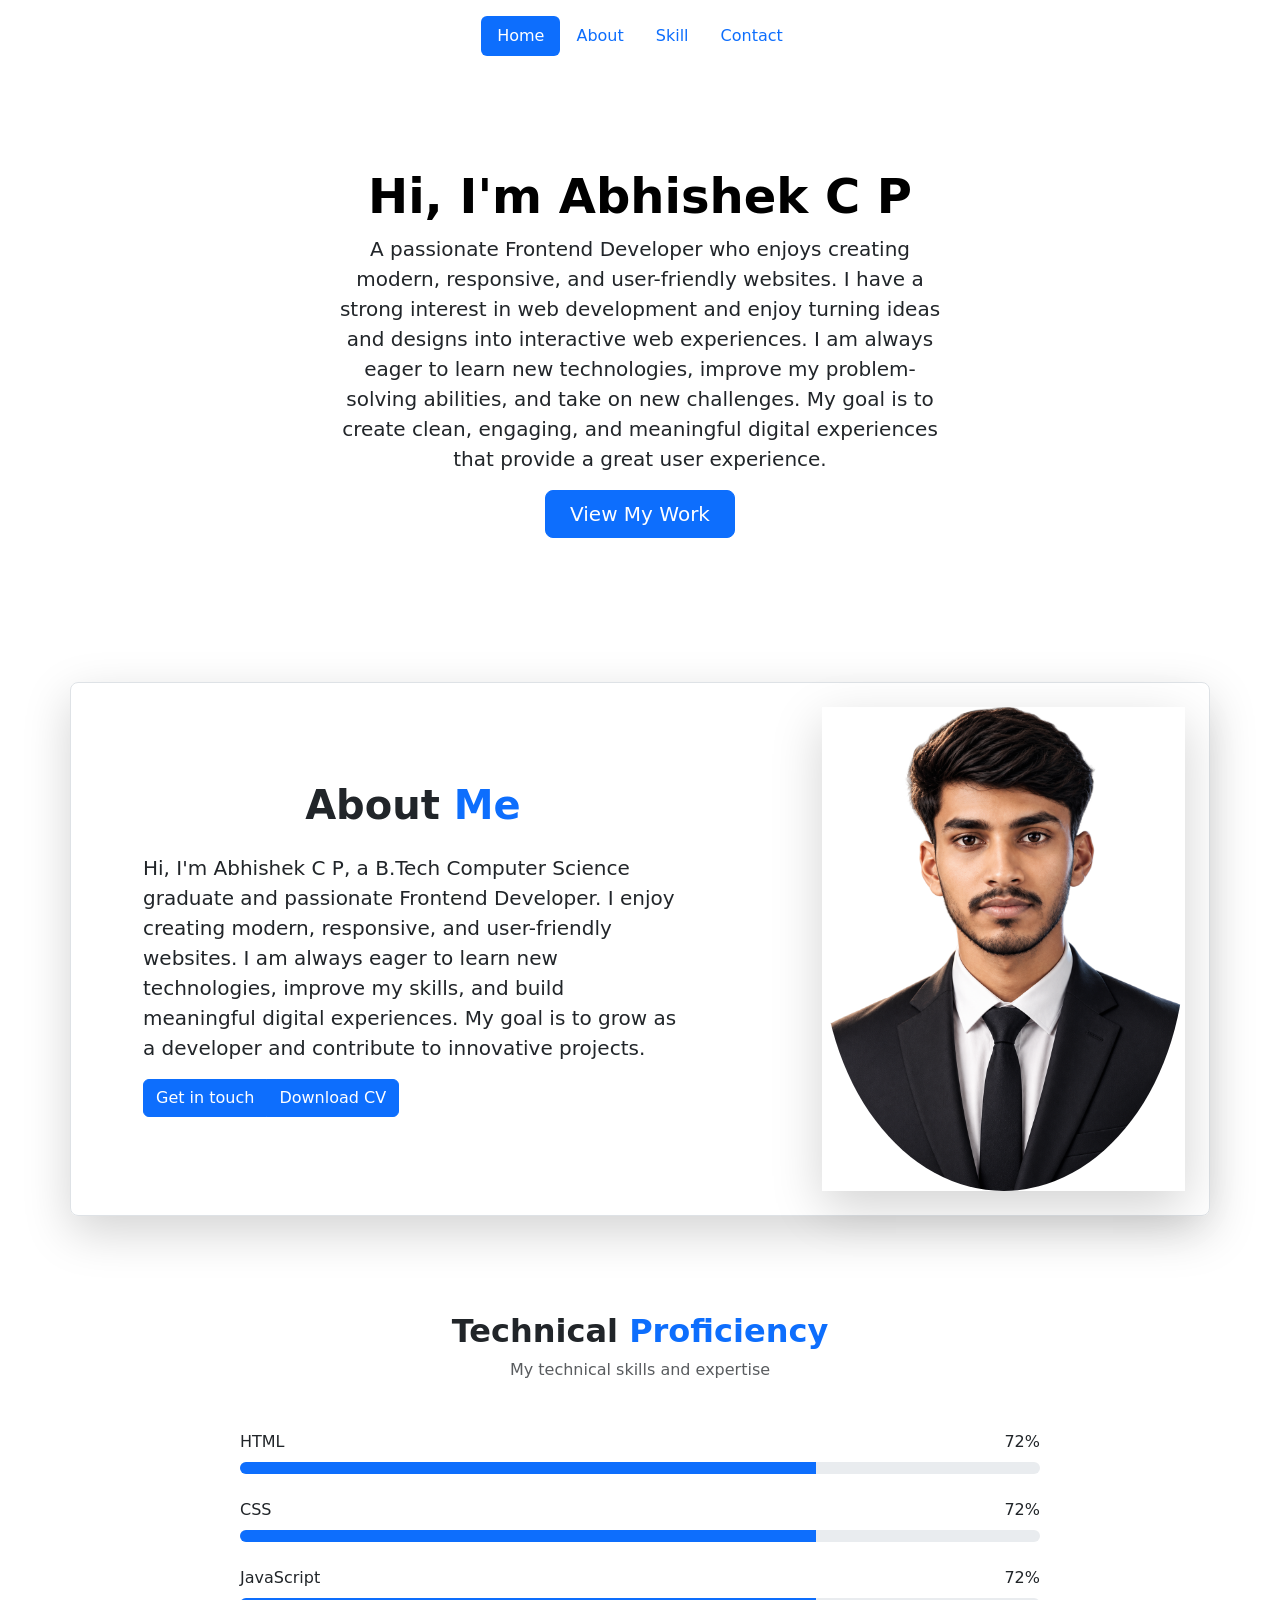
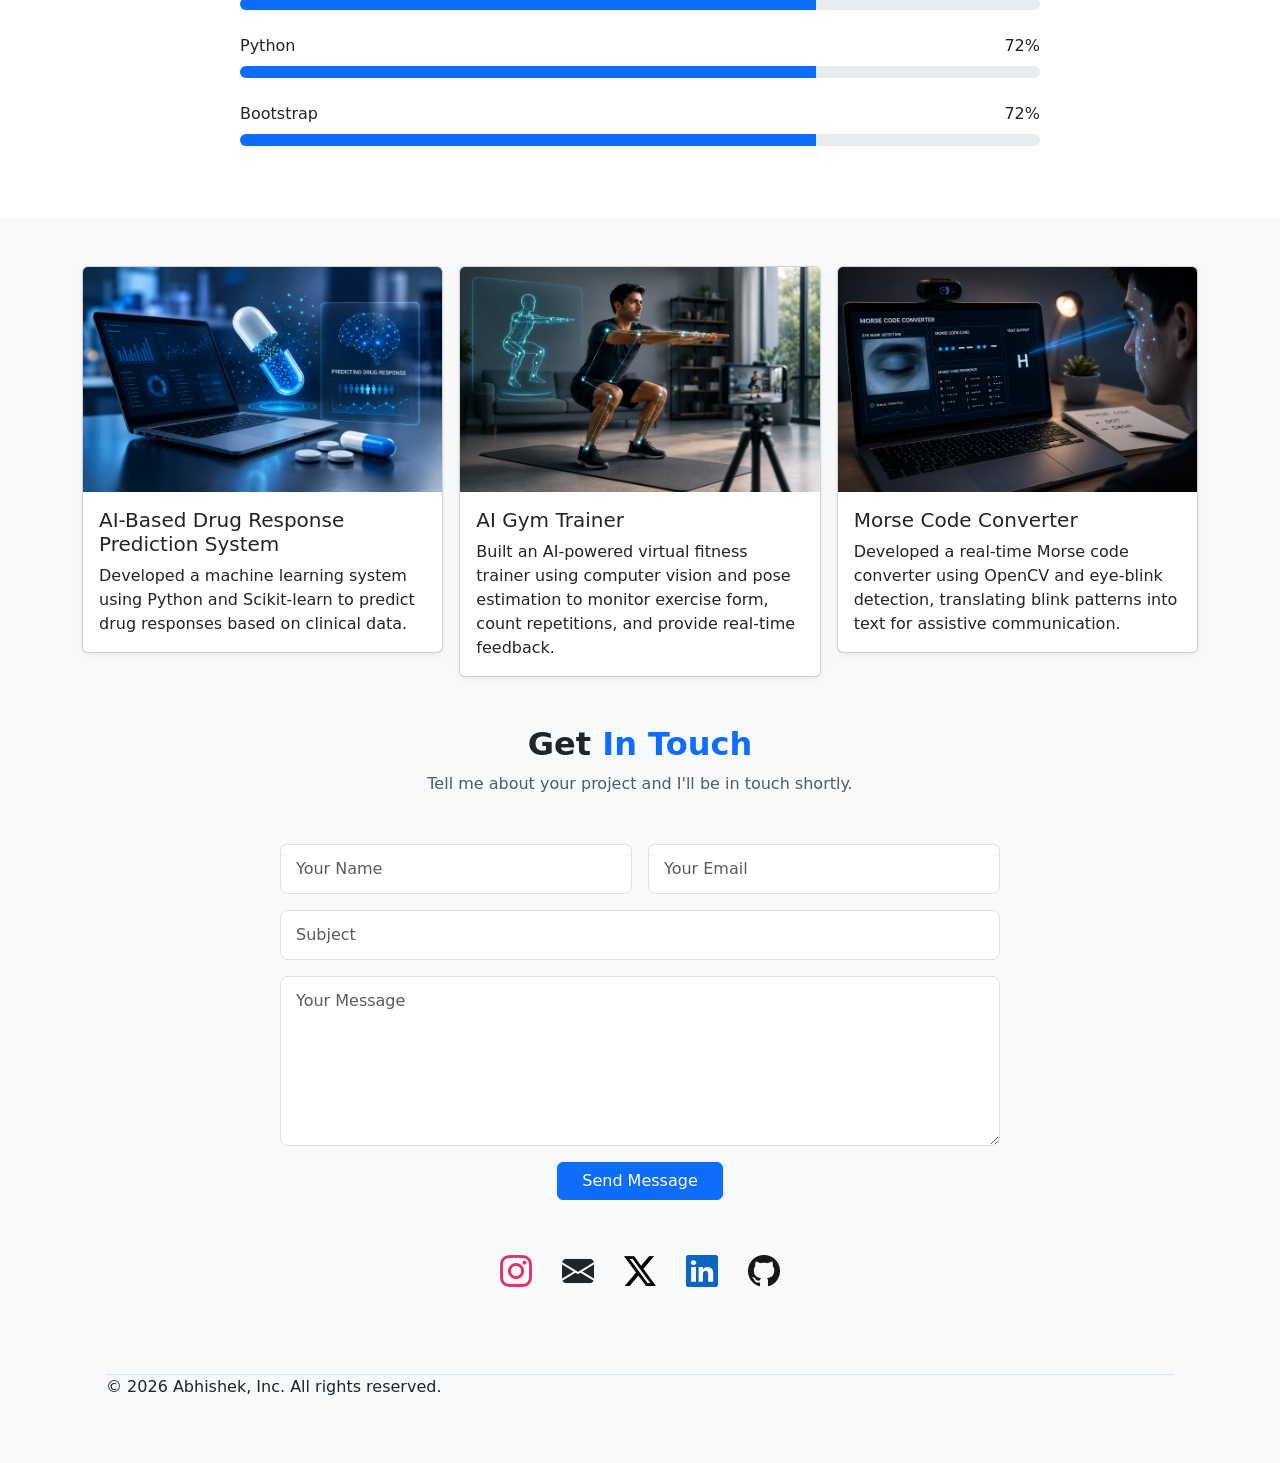
<file: index.html>
<!doctype html>
<html lang="en">
  <head>
    <meta charset="utf-8" />
    <meta name="viewport" content="width=device-width, initial-scale=1" />
    <title>Portfolio</title>

    <!-- Bootstrap CSS -->
    <link
      href="https://cdn.jsdelivr.net/npm/bootstrap@5.3.8/dist/css/bootstrap.min.css"
      rel="stylesheet"
      integrity="sha384-sRIl4kxILFvY47J16cr9ZwB07vP4J8+LH7qKQnuqkuIAvNWLzeN8tE5YBujZqJLB"
      crossorigin="anonymous"
    />

    <!-- my  CSS -->
    <link rel="stylesheet" href="./portfolio.css" />
    <!--boottrap icon-->
    <link
      rel="stylesheet"
      href="https://cdn.jsdelivr.net/npm/bootstrap-icons@1.13.1/font/bootstrap-icons.min.css"
    />
  </head>

  <body>
    <!-- Navigation Bar -->
    <header class="d-flex justify-content-center py-3">
      <ul class="nav nav-pills">
        <li class="nav-item">
          <a href="#" class="nav-link active">Home</a>
        </li>
        <li class="nav-item">
          <a href="#about" class="nav-link">About</a>
        </li>
        <li class="nav-item">
          <a href="#skills" class="nav-link">Skill</a>
        </li>
        <li class="nav-item">
          <a href="#contact" class="nav-link">Contact</a>
        </li>
      </ul>
    </header>

    <!-- Home -->
    <section class="px-4 py-5 my-5 text-center">
      <h1 class="display-5 fw-bold text-body-emphasis">Hi, I'm Abhishek C P</h1>

      <div class="col-lg-6 mx-auto">
        <p class="lead">
          A passionate Frontend Developer who enjoys creating modern,
          responsive, and user-friendly websites. I have a strong interest in
          web development and enjoy turning ideas and designs into interactive
          web experiences. I am always eager to learn new technologies, improve
          my problem-solving abilities, and take on new challenges. My goal is
          to create clean, engaging, and meaningful digital experiences that
          provide a great user experience.
        </p>

        <div class="d-grid gap-2 d-sm-flex justify-content-sm-center">
          <button type="button" class="btn btn-primary btn-lg px-4">
            <a href="#works" class="text-white text-decoration-none">View My Work</a>
          </button>
        </div>
      </div>
    </section>

    <!-- About Me -->
    <section id="about" class="container py-5">
      <div class="row p-4 align-items-center rounded-3 border shadow-lg">
        <div class="col-lg-7 p-3 p-lg-5">
          <h2 class="display-6 fw-bold mb-4 text-center">
            About <span class="text-primary">Me</span>
          </h2>

          <p class="lead">
            Hi, I'm Abhishek C P, a B.Tech Computer Science graduate and
            passionate Frontend Developer. I enjoy creating modern, responsive,
            and user-friendly websites. I am always eager to learn new
            technologies, improve my skills, and build meaningful digital
            experiences. My goal is to grow as a developer and contribute to
            innovative projects.
          </p>

          <div class="btn-group" role="group">
            <button type="button" class="btn btn-primary">
              <a href="#contact" class="text-white text-decoration-none"
                >Get in touch</a
              >
            </button>

            <button type="button" class="btn btn-primary">
              <a
                href="./resume.pdf"
                class="text-white text-decoration-none"
                download
                >Download CV</a
              >
            </button>
          </div>
        </div>

        <div
          class="col-lg-4 offset-lg-1 p-0 overflow-hidden shadow-lg"
          style="background-color: #ffffff"
        >
          <img
            class="img-fluid rounded-circle"
            src="./7082f3d9-29f7-494c-934e-52f96443eb29.png"
            alt="Profile"
          />
        </div>
      </div>
    </section>
    <!--skills-->

    <!-- Skills -->
    <section id="skills" class="container py-5">
      <div class="text-center mb-5">
        <h2 class="fw-bold">
          Technical <span class="text-primary">Proficiency</span>
        </h2>
        <p class="text-muted">My technical skills and expertise</p>
      </div>

      <div class="skills-showcase">
        <div class="skill-item mb-4">
          <div class="d-flex justify-content-between mb-2">
            <span>HTML</span>
            <span class="percentage">0%</span>
          </div>

          <div class="progress">
            <div class="progress-bar" data-target="95" role="progressbar"></div>
          </div>
        </div>

        <div class="skill-item mb-4">
          <div class="d-flex justify-content-between mb-2">
            <span>CSS</span>
            <span class="percentage">0%</span>
          </div>

          <div class="progress">
            <div class="progress-bar" data-target="90" role="progressbar"></div>
          </div>
        </div>

        <div class="skill-item mb-4">
          <div class="d-flex justify-content-between mb-2">
            <span>JavaScript</span>
            <span class="percentage">0%</span>
          </div>

          <div class="progress">
            <div class="progress-bar" data-target="80" role="progressbar"></div>
          </div>
        </div>

        <div class="skill-item mb-4">
          <div class="d-flex justify-content-between mb-2">
            <span>Python</span>
            <span class="percentage">0%</span>
          </div>

          <div class="progress">
            <div class="progress-bar" data-target="75" role="progressbar"></div>
          </div>
        </div>

        <div class="skill-item mb-4">
          <div class="d-flex justify-content-between mb-2">
            <span>Bootstrap</span>
            <span class="percentage">0%</span>
          </div>

          <div class="progress">
            <div class="progress-bar" data-target="90" role="progressbar"></div>
          </div>
        </div>
      </div>
    </section>
    <!--works-->

    <div class="album py-5 bg-body-tertiary " id="works" >
      <div class="container">
        <div class="row row-cols-1 row-cols-sm-2 row-cols-md-3 g-3">
          <div class="col">
            <div class="card shadow-sm">
              <img
                aria-label="Placeholder: Thumbnail"
                class="bd-placeholder-img card-img-top"
                height="225"
                preserveAspectRatio="xMidYMid slice"
                role="img"
                width="100%"
                src="./f80fca54-a842-4311-804f-ae3128e94710.png"
              >
              <div class="card-body">
                <h5 class="subheading">AI-Based Drug Response Prediction System</h5>                
                <p class="card-text">
                  Developed a machine learning system using Python and Scikit-learn to predict drug responses based on clinical data.
                </p>
                
              </div>
            </div>
          </div>
          <div class="col">
            <div class="card shadow-sm">
              <img
                aria-label="Placeholder: Thumbnail"
                class="bd-placeholder-img card-img-top"
                height="225"
                preserveAspectRatio="xMidYMid slice"
                role="img"
                width="100%"
                src="./10349abd-5133-4e79-a1a3-b7f6bd78fa53.png"
              >
          
              <div class="card-body">
                <h5 class="subheading">AI Gym Trainer</h5> 
                <p class="card-text">
                  Built an AI-powered virtual fitness trainer using computer vision and pose estimation to monitor exercise form, count repetitions, and provide real-time feedback.
                </p>
                
              </div>
            </div>
          </div>
          <div class="col">
            <div class="card shadow-sm">
              <img
                aria-label="Placeholder: Thumbnail"
                class="bd-placeholder-img card-img-top"
                height="225"
                preserveAspectRatio="xMidYMid slice"
                role="img"
                width="100%"
                src="./e16bfb36-50ba-419a-958a-86a639dc1b6d.png"
              >

              <div class="card-body">
                <h5 class="subheading">Morse Code Converter</h5> 
                <p class="card-text">
                  Developed a real-time Morse code converter using OpenCV and eye-blink detection, translating blink patterns into text for assistive communication.
                </p>
                
                
              </div>
            </div>
          </div>
          
          

    </div>

    <!-- Contact -->
    <section id="contact" class="py-5">
      <div class="container">
        <div class="text-center mb-5">
          <h2 class="fw-bold">
            Get <span class="text-primary">In Touch</span>
          </h2>

          <p class="text-muted">
            Tell me about your project and I'll be in touch shortly.
          </p>
        </div>

        <div class="row justify-content-center">
          <div class="col-lg-8">
            <form action="https://formspree.io/f/xoeqjdbp" method="post">
              <div class="row g-3">
                <!-- Name -->
                <div class="col-md-6">
                  <input
                    type="text"
                    name="name"
                    class="form-control"
                    placeholder="Your Name"
                    required
                  />
                </div>

                <!-- Email -->
                <div class="col-md-6">
                  <input
                    type="email"
                    name="email"
                    class="form-control"
                    placeholder="Your Email"
                    required
                  />
                </div>

                <!-- Subject -->
                <div class="col-12">
                  <input
                    type="text"
                    name="subject"
                    class="form-control"
                    placeholder="Subject"
                    required
                  />
                </div>

                <!-- Message -->
                <div class="col-12">
                  <textarea
                    name="message"
                    class="form-control"
                    rows="6"
                    placeholder="Your Message"
                    required
                  ></textarea>
                </div>

                <!-- Button -->
                <div class="col-12 text-center">
                  <button type="submit" class="btn btn-primary px-4">
                    Send Message
                  </button>
                </div>
              </div>
            </form>
          </div>
        </div>
        <div
          class="social-links d-flex justify-content-center gap-6 quick mt-5"
        >
          <a href="https://www.instagram.com/" target="_blank">
            <i class="bi bi-instagram fs-2"></i>
          </a>
          <a href="mailto:abhishekcp122333@gmail.com">
            <i class="bi bi-envelope-fill fs-2"></i>
          </a>


          <a href="https://x.com"><i class="bi bi-twitter-x fs-2"></i></a>
          <a href="https://www.linkedin.com/in/abhishekcp7" target="_blank"
            ><i class="bi bi-linkedin fs-2"></i
          ></a>
          <a href="https://github.com/Abhishekcp07"
            ><i class="bi bi-github fs-2"></i
          ></a>
        </div>
      </div>
    </section>

    <!--footer-->

    <div
      class="d-flex flex-column flex-sm-row justify-content-between border-top mx-4"
    >
      <p>© 2026 Abhishek, Inc. All rights reserved.</p>
      <ul class="list-unstyled d-flex">
        <li class="ms-3">
          <a class="link-body-emphasis" href="#" aria-label="Instagram">
            <svg class="bi" width="24" height="24">
              <use xlink:href="#instagram"></use>
            </svg>
          </a>
        </li>
        <li class="ms-3">
          <a class="link-body-emphasis" href="#" aria-label="Facebook">
            <svg class="bi" width="24" height="24" aria-hidden="true">
              <use xlink:href="#facebook"></use>
            </svg>
          </a>
        </li>
      </ul>
    </div>

    <!--  JavaScript -->
    <script src="./portfolio.js"></script>

    <!-- Bootstrap JavaScript -->
    <script
      src="https://cdn.jsdelivr.net/npm/bootstrap@5.3.8/dist/js/bootstrap.bundle.min.js"
      integrity="sha384-FKyoEForCGlyvwx9Hj09JcYn3nv7wiPVlz7YYwJrWVcXK/BmnVDxM+D2scQbITxI"
      crossorigin="anonymous"
    ></script>
  </body>
</html>
</file>
<file: portfolio.css>
.contact-section {
  padding: 80px 20px;
  background-color: #f8f9fa;
}

.contact-title {
  text-align: center;
  margin-bottom: 40px;
}

.contact-title h2 {
  font-size: 40px;
  font-weight: 700;
}

.contact-title p {
  color: #6c757d;
  margin-top: 10px;
}

.contact-box {
  max-width: 850px;
  margin: auto;
  background: white;
  padding: 40px;
  border-radius: 15px;
  box-shadow: 0 5px 25px rgba(0, 0, 0, 0.08);
}

.quick {
  display: flex;
  justify-content: center;
  gap: 30px;
  flex-wrap: wrap;
  margin-bottom: 30px;
}

.quick a,
.quick span {
  color: #212529;
  text-decoration: none;
  display: flex;
  align-items: center;
  gap: 8px;
}

.quick i {
  font-size: 20px;
}

/* Social icon colors */

.quick .bi-instagram {
  color: rgb(225, 48, 108);
}

.quick .bi-twitter-x {
  color: #000;
}

.quick .bi-linkedin {
  color: #0a66c2;
}

.quick .bi-github {
  color: #181717;
}


/* Don't change the icon colors on hover */
.quick a:hover {
  text-decoration: none;
}

/* Contact form */

.form-control {
  padding: 12px 15px;
  border-radius: 8px;
}

.form-control:focus {
  box-shadow: 0 0 0 0.2rem rgba(13, 110, 253, 0.15);
}

.btn-submit {
  border: none;
  background-color: #0d6efd;
  color: white;
  padding: 12px 30px;
  border-radius: 8px;
  font-size: 16px;
  margin-top: 10px;
  cursor: pointer;
}

.btn-submit:hover {
  background-color: #0b5ed7;
}

/* Skills */

.skills-showcase {
  max-width: 800px;
  margin: auto;
}

.progress {
  height: 12px;
}

.progress-bar {
  width: 0;
  transition: width 0.2s;
}

/* Mobile */

@media (max-width: 576px) {
  .contact-box {
    padding: 25px 20px;
  }

  .contact-title h2 {
    font-size: 32px;
  }

  .quick {
    flex-direction: column;
    align-items: center;
    gap: 15px;
  }
}
</file>
